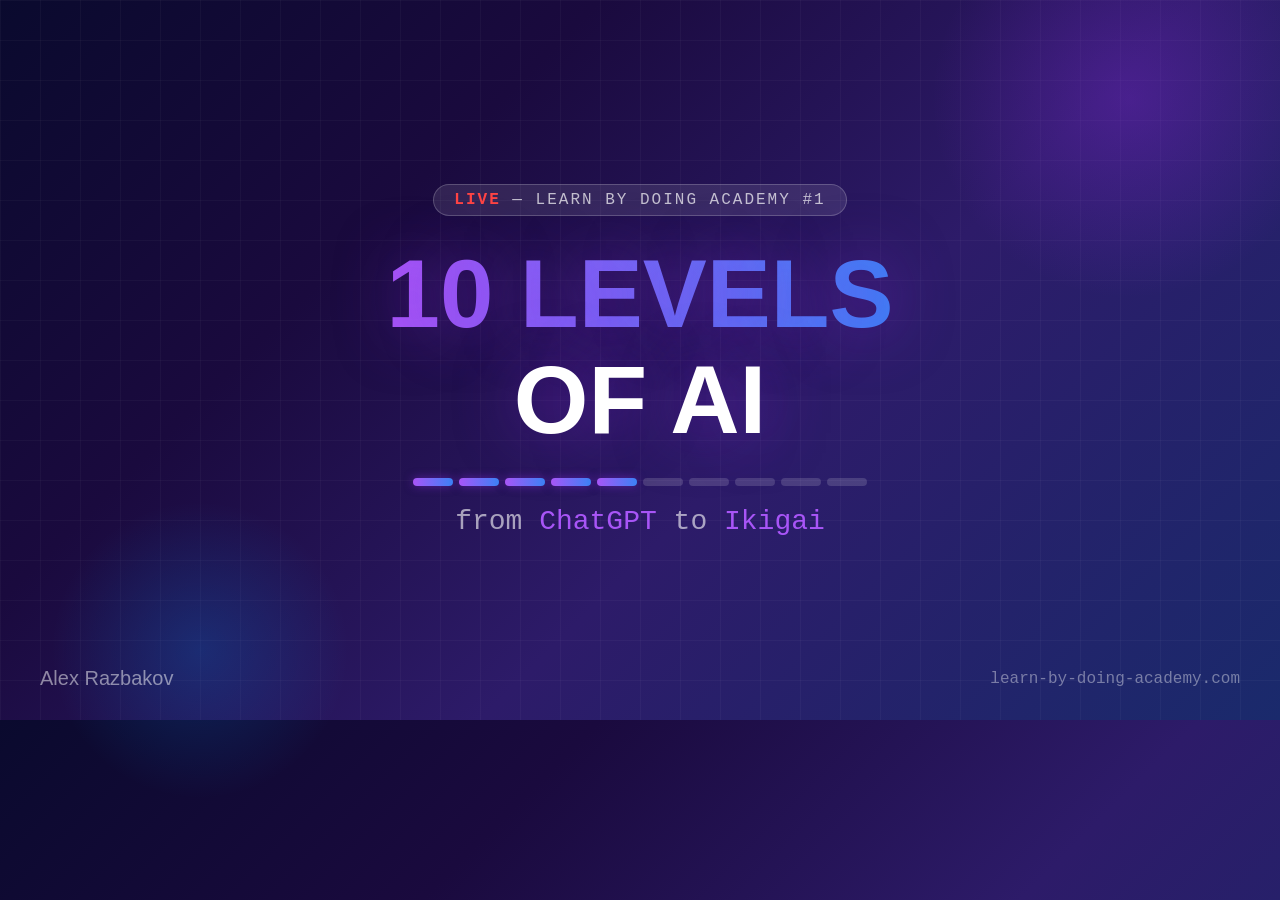
<file: meetings/2026-04-11/thumbnail.html>
<!DOCTYPE html>
<html>
<head>
<meta charset="utf-8">
<style>
  * { margin: 0; padding: 0; box-sizing: border-box; }
  body {
    width: 1280px;
    height: 720px;
    overflow: hidden;
    font-family: 'SF Pro Display', -apple-system, BlinkMacSystemFont, 'Segoe UI', sans-serif;
    background: linear-gradient(135deg, #0a0a2e 0%, #1a0a3e 30%, #2d1b69 60%, #1a2a6c 100%);
    display: flex;
    align-items: center;
    justify-content: center;
    position: relative;
  }

  /* Grid overlay */
  body::before {
    content: '';
    position: absolute;
    top: 0; left: 0; right: 0; bottom: 0;
    background-image:
      linear-gradient(rgba(255,255,255,0.03) 1px, transparent 1px),
      linear-gradient(90deg, rgba(255,255,255,0.03) 1px, transparent 1px);
    background-size: 40px 40px;
    z-index: 0;
  }

  /* Glow orbs */
  .orb1 {
    position: absolute;
    width: 400px; height: 400px;
    border-radius: 50%;
    background: radial-gradient(circle, rgba(138,43,226,0.3) 0%, transparent 70%);
    top: -100px; right: -50px;
    z-index: 0;
  }
  .orb2 {
    position: absolute;
    width: 300px; height: 300px;
    border-radius: 50%;
    background: radial-gradient(circle, rgba(0,150,255,0.2) 0%, transparent 70%);
    bottom: -80px; left: 50px;
    z-index: 0;
  }

  .content {
    position: relative;
    z-index: 1;
    text-align: center;
    padding: 40px;
  }

  .badge {
    display: inline-block;
    background: rgba(255,255,255,0.1);
    border: 1px solid rgba(255,255,255,0.2);
    border-radius: 20px;
    padding: 6px 20px;
    font-size: 16px;
    color: rgba(255,255,255,0.7);
    letter-spacing: 2px;
    text-transform: uppercase;
    font-family: 'SF Mono', 'Fira Code', monospace;
    margin-bottom: 30px;
  }

  .badge .live {
    color: #ff4444;
    font-weight: bold;
  }

  h1 {
    font-size: 96px;
    font-weight: 800;
    color: #fff;
    line-height: 1;
    margin-bottom: 10px;
    text-shadow: 0 0 60px rgba(138,43,226,0.5);
  }

  h1 .highlight {
    background: linear-gradient(90deg, #a855f7, #3b82f6);
    -webkit-background-clip: text;
    -webkit-text-fill-color: transparent;
  }

  .levels {
    display: flex;
    justify-content: center;
    gap: 6px;
    margin: 30px 0 20px;
  }

  .level-dot {
    width: 40px;
    height: 8px;
    border-radius: 4px;
    background: rgba(255,255,255,0.15);
  }

  .level-dot.active {
    background: linear-gradient(90deg, #a855f7, #3b82f6);
    box-shadow: 0 0 10px rgba(138,43,226,0.5);
  }

  .subtitle {
    font-family: 'SF Mono', 'Fira Code', monospace;
    font-size: 28px;
    color: rgba(255,255,255,0.6);
    margin-top: 15px;
  }

  .subtitle span {
    color: #a855f7;
  }

  .bottom {
    position: absolute;
    bottom: 30px;
    left: 40px;
    right: 40px;
    display: flex;
    justify-content: space-between;
    align-items: center;
    z-index: 1;
  }

  .author {
    font-size: 20px;
    color: rgba(255,255,255,0.5);
    font-weight: 500;
  }

  .series {
    font-family: 'SF Mono', 'Fira Code', monospace;
    font-size: 16px;
    color: rgba(255,255,255,0.4);
  }
</style>
</head>
<body>
  <div class="orb1"></div>
  <div class="orb2"></div>

  <div class="content">
    <div class="badge"><span class="live">LIVE</span> &mdash; Learn By Doing Academy #1</div>
    <h1><span class="highlight">10 LEVELS</span></h1>
    <h1>OF AI</h1>
    <div class="levels">
      <div class="level-dot active"></div>
      <div class="level-dot active"></div>
      <div class="level-dot active"></div>
      <div class="level-dot active"></div>
      <div class="level-dot active"></div>
      <div class="level-dot"></div>
      <div class="level-dot"></div>
      <div class="level-dot"></div>
      <div class="level-dot"></div>
      <div class="level-dot"></div>
    </div>
    <div class="subtitle">from <span>ChatGPT</span> to <span>Ikigai</span></div>
  </div>

  <div class="bottom">
    <div class="author">Alex Razbakov</div>
    <div class="series">learn-by-doing-academy.com</div>
  </div>
</body>
</html>
</file>
